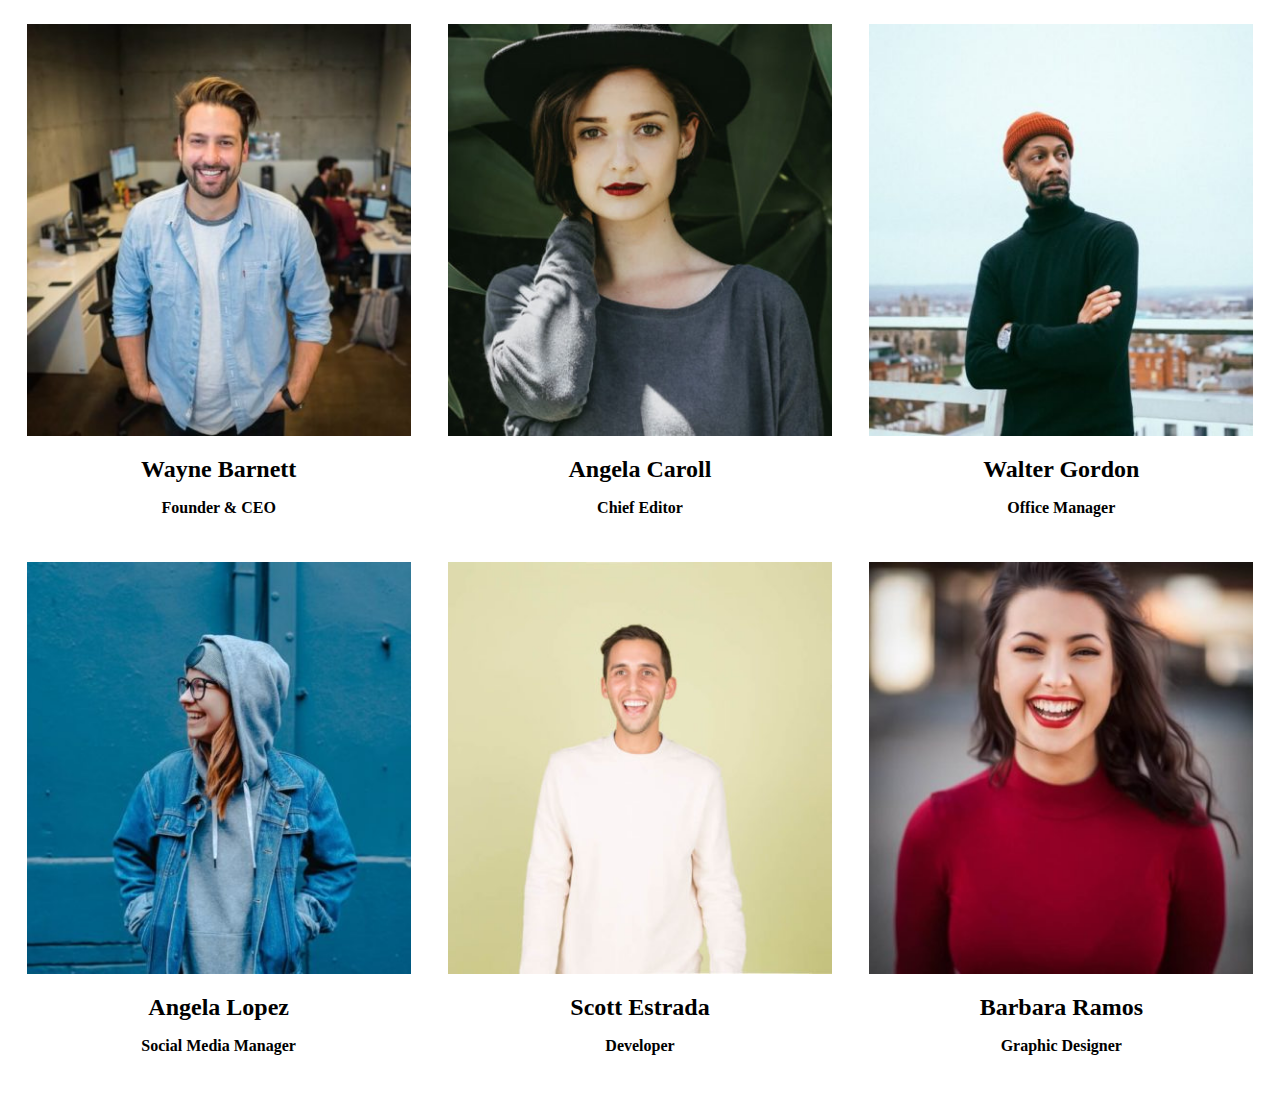
<file: bonus2/index.html>
<!DOCTYPE html>
<html lang="en">
<head>
    <meta charset="UTF-8">
    <meta http-equiv="X-UA-Compatible" content="IE=edge">
    <meta name="viewport" content="width=device-width, initial-scale=1.0">
    <!-- Style -->
    <link rel="stylesheet" href="css/style.css">
    <title>Document</title>
</head>
<body>

    <div id="cards"></div>

    <!-- <div class="card">
        <img src="img/angela-caroll-chief-editor.jpg" alt="">
        <h1>Pinco pallino</h1>
        <h2>Paperino</h2>
    </div> -->

    <!-- Scripts -->
    <script src="js/script.js"></script>
</body>
</html>
</file>
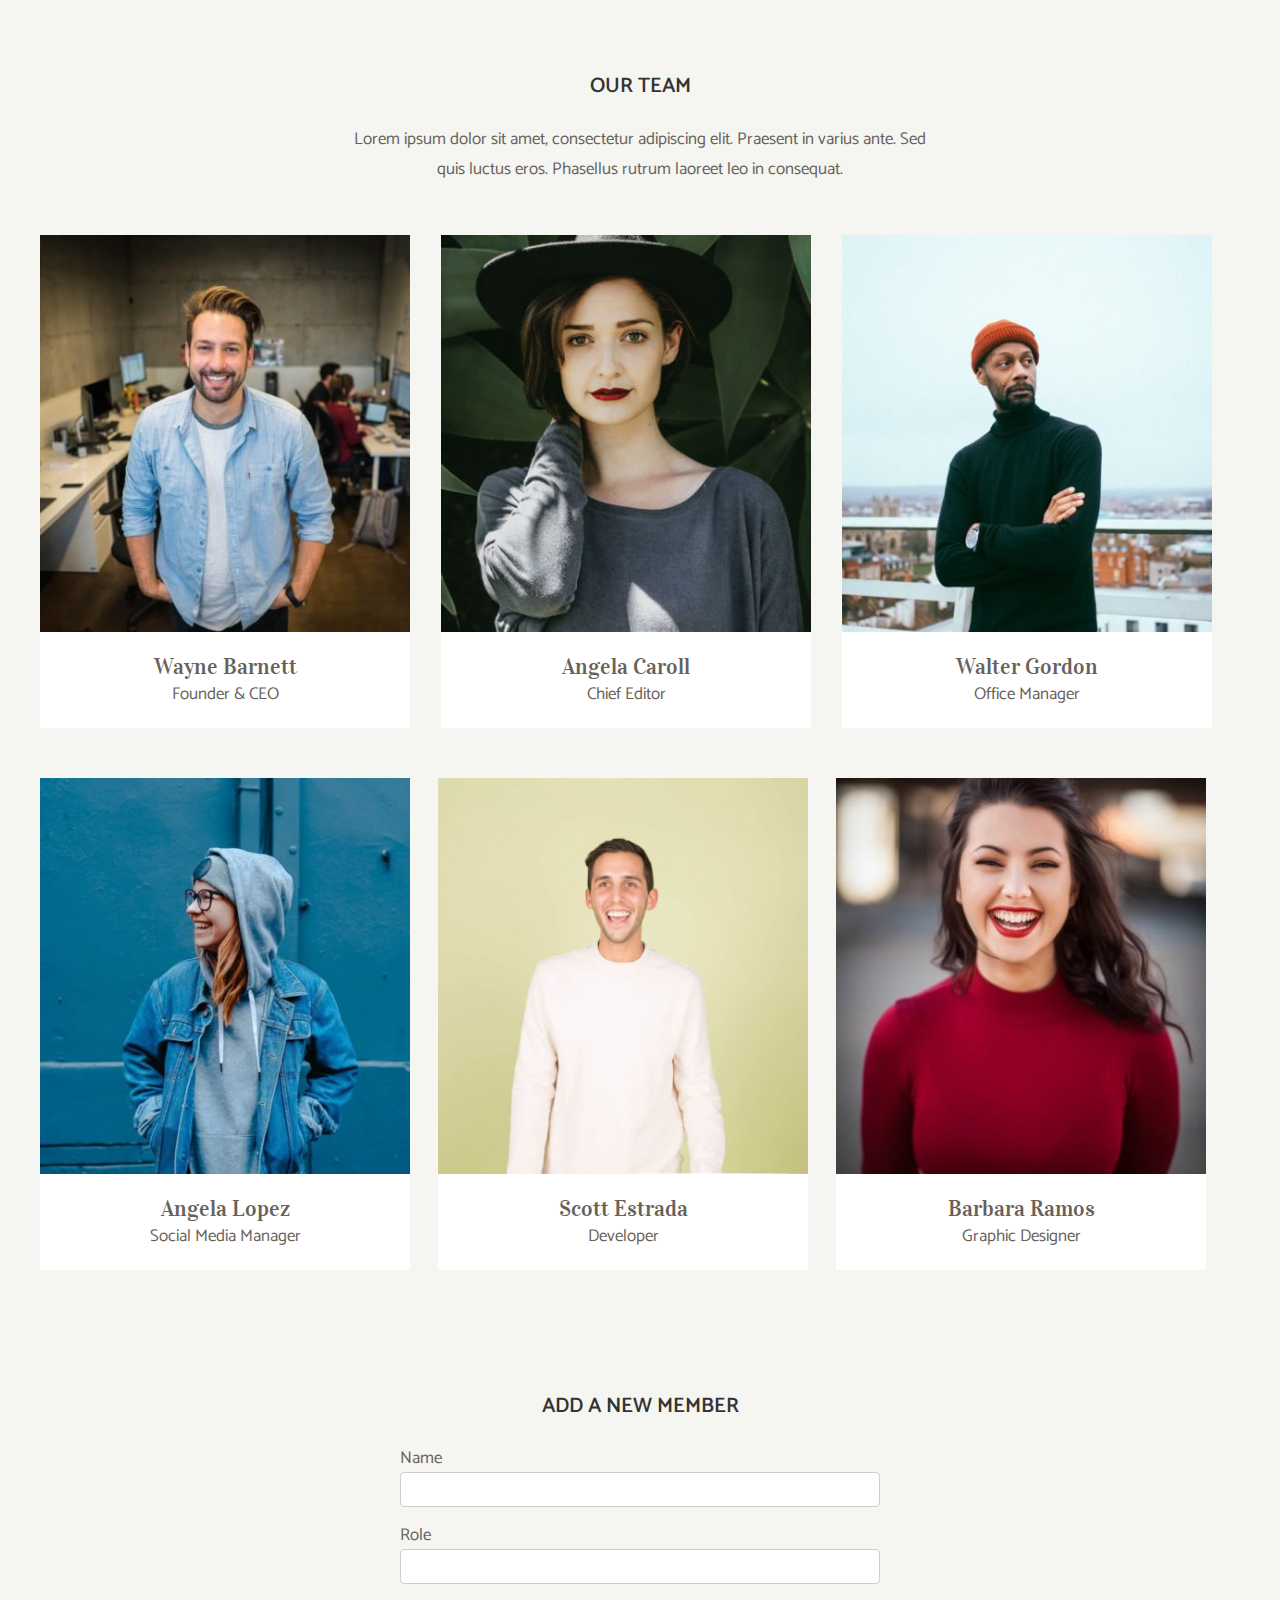
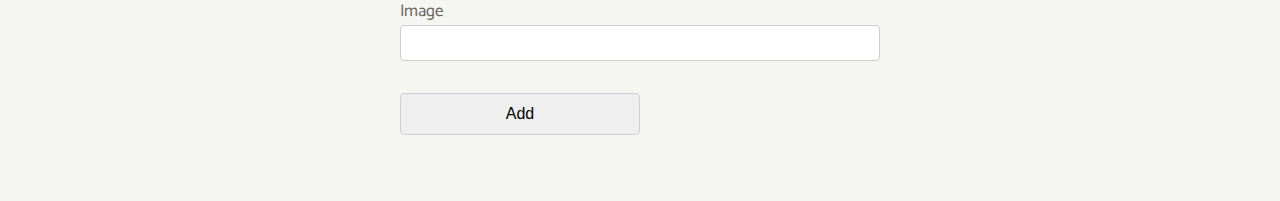
<file: bonus3/index.html>
<!DOCTYPE html>
<html lang="en">
  <head>
    <meta charset="UTF-8" />
    <title>Our Team</title>
    <link rel="stylesheet" href="css/style.css" />
    <link rel="preconnect" href="https://fonts.googleapis.com" />
    <link rel="preconnect" href="https://fonts.gstatic.com" crossorigin />
    <link
      href="https://fonts.googleapis.com/css2?family=Catamaran:wght@400;600&family=Vidaloka&display=swap"
      rel="stylesheet"
    />
  </head>
  <body>
    <section id="team">
      <div class="container">
        <h2 class="section-title">Our team</h2>
        <p class="section-description">
          Lorem ipsum dolor sit amet, consectetur adipiscing elit. Praesent in
          varius ante. Sed quis luctus eros. Phasellus rutrum laoreet leo in
          consequat.
        </p>
        <div class="team-container">
          <!-- Inseriamo inizialmente una card statica per stilarla e vedere l'effetto finale -->

          <!-- <div class="team-card">
            <div class="card-image">
              <img
                src="img/wayne-barnett-founder-ceo.jpg"
                alt="Wayne Barnett"
              />
            </div>
            <div class="card-text">
              <h3>Wayne Barnett</h3>
              <p>Founder & CEO</p>
            </div>
          </div> -->
        </div>
      </div>
    </section>

    <section id="add-member">
      <div class="container">
        <h2 class="section-title">Add a new member</h2>
        <div class="form-container">
          <label for="name">Name </label>
          <input type="text" id="name" />
          <label for="role">Role </label>

          <input type="text" id="role" />
          <label for="name">Image </label>
          <input type="text" id="image" />
          <button type="button" id="addMemberButton">Add</button>
        </div>
      </div>
    </section>

    <!-- Scripts -->
    <script src="js/script.js"></script>
  </body>
</html>
</file>
<file: bonus2/css/style.css>
#cards {
    display: flex;
    flex-wrap: wrap;
    justify-content: space-around;
}

.card {
    width: 30vw;
    padding: 1rem;
    text-align: center;
}

img {
    width: 100%;
}

h1 {
    font-size: 1.5rem;
}

h2 {
    font-size: 1rem;
}
</file>
<file: bonus3/css/style.css>
* {
    box-sizing: border-box;
    margin: 0;
    padding: 0;
  }
  
  body {
    color: #67615a;
    background-color: #f5f5f1;
  
    font-family: "Catamaran", sans-serif;
    font-size: 17px;
    font-weight: 400;
  }
  
  .container {
    max-width: 1200px;
    margin: 0 auto;
  }
  
  section {
    padding: 50px 0;
  }
  
  .section-title {
    margin: 20px 0;
  
    text-align: center;
    text-transform: uppercase;
  
    color: #333;
  
    font-size: 21px;
    font-weight: 600;
    line-height: 1.6;
  }
  
  .section-description {
    max-width: 600px;
    margin: 0 auto;
  
    text-align: center;
  
    line-height: 1.8;
  }
  
  .team-container {
    display: flex;
    flex-wrap: wrap;
    justify-content: space-between;
  }
  
  .team-card {
    flex-basis: 370px;
  
    margin-top: 50px;
    margin-right: 28px;
  }
  
  .team-container::after {
    flex: auto;
  
    content: "";
  }
  
  .card-image {
    overflow: hidden;
  
    cursor: pointer;
  }
  
  .card-image img {
    display: block;
  
    max-width: 100%;
  
    transition: all 1s;
  }
  
  .card-image:hover img {
    transform: scale(1.1, 1.1);
  
    opacity: .9;
  }
  
  .card-text {
    padding: 20px;
  
    text-align: center;
  
    background-color: #fff;
  }
  
  .card-text h3 {
    font-family: "Vidaloka", serif;
    font-size: 22px;
    font-weight: 400;
  }
  
  .form-container {
    max-width: 480px;
    margin: auto;
  }
  
  label {
    margin-bottom: .25em;
  }
  input,
  select,
  button {
    display: block;
  
    width: 100%;
    height: 2.65em;
    margin-bottom: 1em;
    padding: .25em 1em;
  
    border: 1px solid #cecece;
    border-radius: 4px;
    box-shadow: none;
  }
  
  button {
    width: 50%;
    margin-top: 2em;
  
    font-size: 1rem;
  }
</file>
